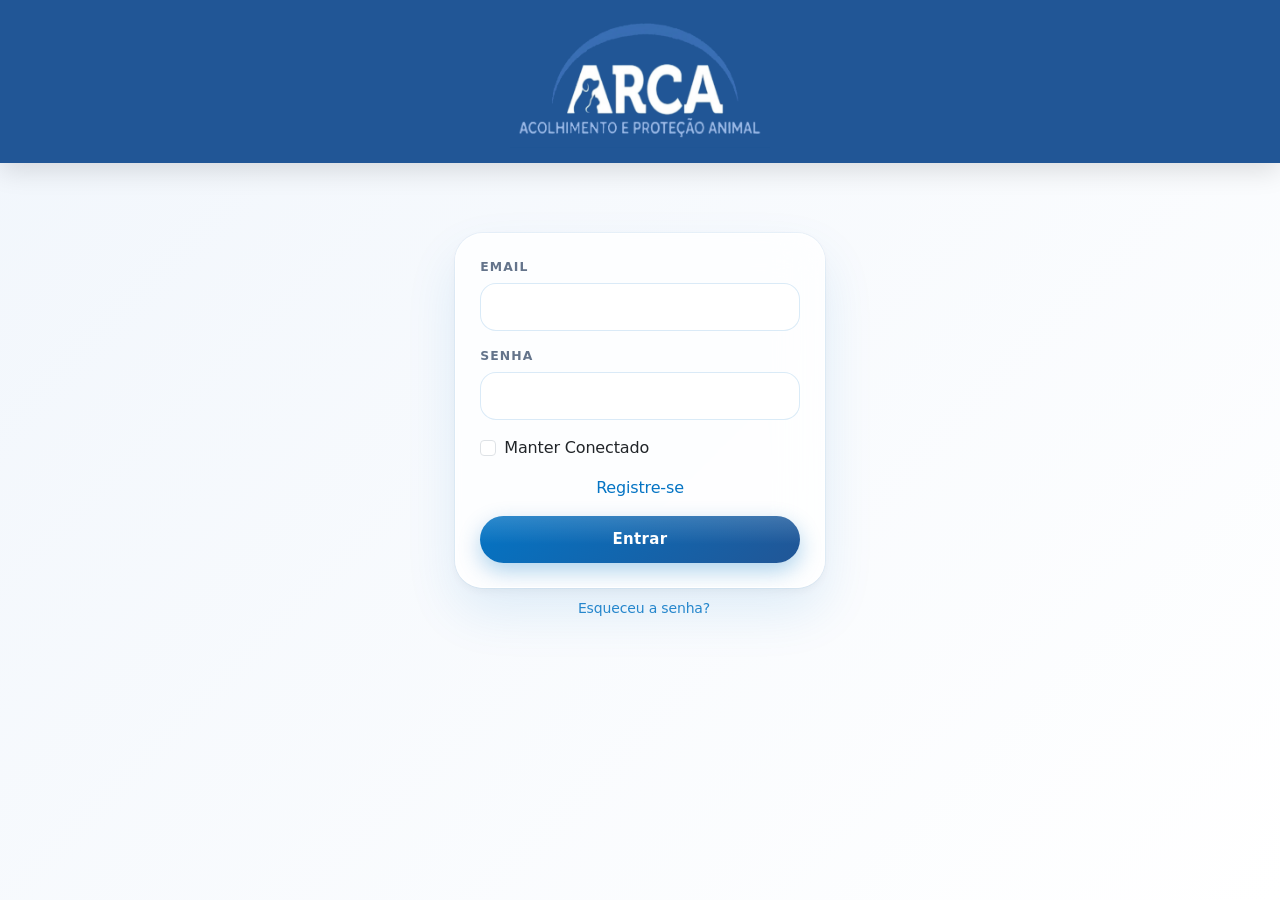
<file: index.html>
<!DOCTYPE html>
<html lang="pt-br">
<head>
    <meta charset="UTF-8">
    <meta name="viewport" content="width=device-width, initial-scale=1.0">
    <title>Projeto Arca - Login</title>
    <link href="https://cdn.jsdelivr.net/npm/bootstrap@5.3.8/dist/css/bootstrap.min.css" rel="stylesheet">
    <link rel="stylesheet" href="style.css">
</head>
<body>

    <!-- NAVBAR -->
    <nav class="navbar-arca">

        <div class="container navbar-wrapper">

            <!-- LOGO -->
            <a href="#" class="logo-center">

                <img src="./Imagens/Logos/logo-arca.png" alt="Logo Arca" class="logo-arca">

            </a>

    </nav>

    <!-- CONTEÚDO DE LOGIN -->
    <section class="login-section">
        <div class="container d-flex align-items-center justify-content-center p-3">
            <div class="col-10 col-sm-8 col-md-6 col-lg-4">
                <div class="card card-login p-4">
                    <form id="formulario" novalidate>
                        <div class="mb-3">
                            <label for="email" class="form-label">Email</label>
                            <input type="email" class="form-control" id="email" 
                                   data-error="Insira um e-mail válido." required>
                            <div class="invalid-feedback"></div>
                        </div>

                        <div class="mb-3">
                            <label for="password" class="form-label">Senha</label>
                            <input type="password" class="form-control" id="senha" 
                                   data-error="A senha é obrigatória." required>
                            <div class="invalid-feedback"></div>
                        </div>

                        <div class="mb-3 form-check">
                            <input type="checkbox" class="form-check-input" id="manterConectado">
                            <label class="form-check-label" for="manterConectado">Manter Conectado</label>
                        </div>

                        <div class="mb-3 text-center">
                            <a href="cadastro.html">Registre-se</a>
                        </div>

                        <button type="submit" class="btn btn-primary w-100">Entrar</button>
                    </form>
                </div>
                <div class="ms-2 mt-1 esqueceu-senha">
                    <a href="redefinirsenha.html">Esqueceu a senha?</a>
                </div>
            </div>
        </div>
    </section>

    <script src="https://cdn.jsdelivr.net/npm/bootstrap@5.3.8/dist/js/bootstrap.bundle.min.js"></script>
    <script src="./script.js"></script>
</body>
</html>
</file>
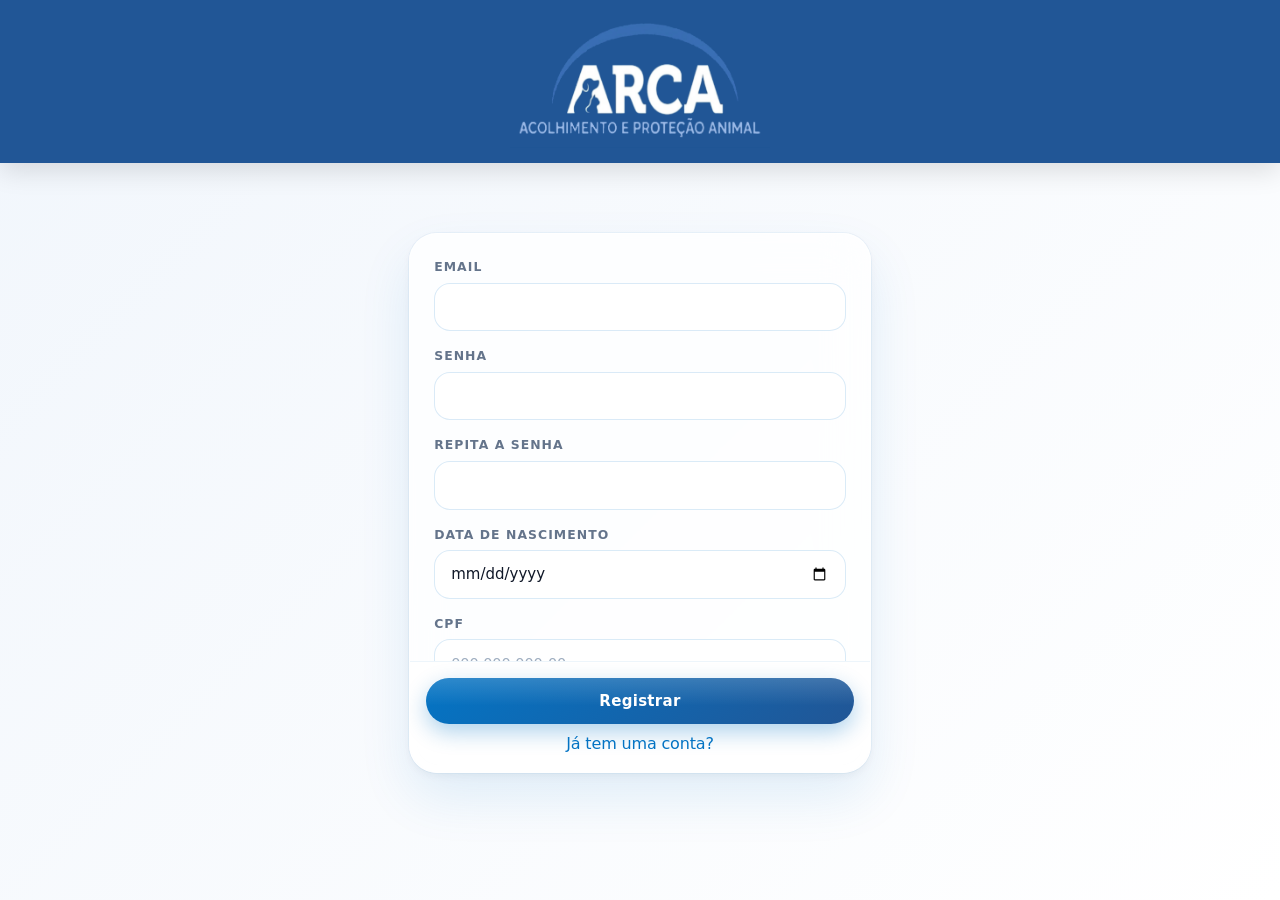
<file: cadastro.html>
<!DOCTYPE html>
<html lang="pt-br">

<head>
    <meta charset="UTF-8">
    <meta name="viewport" content="width=device-width, initial-scale=1.0">
    <title>Projeto Arca - Cadastro</title>
    <link href="https://cdn.jsdelivr.net/npm/bootstrap@5.3.8/dist/css/bootstrap.min.css" rel="stylesheet">
    <link rel="stylesheet" href="style.css">
</head>

<body>

    <nav class="navbar-arca">

        <div class="container navbar-wrapper">

            <!-- LOGO -->
            <a href="#" class="logo-center">

                <img src="./Imagens/Logos/logo-arca.png" alt="Logo Arca" class="logo-arca">

            </a>

    </nav>

    <section class="login-section">
        <div class="container d-flex align-items-center justify-content-center p-3">
            <div class="col-12 col-sm-10 col-md-8 col-lg-5">

                <div class="card card-login d-flex flex-column overflow-hidden" style="height: 60vh;">

                    <!-- CONTEÚDO COM SCROLL-->
                    <div class="card-body form-scroll p-4">
                        <form id="formulario" novalidate action="index.html">

                            <!-- EMAIL -->
                            <div class="mb-3">
                                <label for="email" class="form-label">Email</label>
                                <input type="email" class="form-control" id="email"
                                    data-error="Insira um e-mail válido." required>
                                <div class="error-message invalid-feedback"></div>
                            </div>

                            <!-- SENHA -->
                            <div class="mb-3">
                                <label for="senha" class="form-label">Senha</label>
                                <input type="password" class="form-control" id="senha"
                                    data-error="A senha é obrigatória." required>
                                <div class="error-message invalid-feedback"></div>
                            </div>

                            <!-- REPETIR SENHA -->
                            <div class="mb-3">
                                <label for="confirmarSenha" class="form-label">Repita a senha</label>
                                <input type="password" class="form-control" id="confirmarSenha"
                                    data-error="As senhas devem ser iguais." required>
                                <div class="error-message invalid-feedback"></div>
                            </div>

                            <!-- DATA DE NASCIMENTO -->
                            <div class="mb-3">
                                <label for="dataNascimento" class="form-label">Data de nascimento</label>
                                <input type="date" class="form-control" id="dataNascimento" required>
                                <div class="error-message invalid-feedback"></div>
                            </div>

                            <!-- CPF -->
                            <div class="mb-3">
                                <label for="cpf" class="form-label">CPF</label>
                                <input type="text" class="form-control" id="cpf"
                                    placeholder="000.000.000-00" maxlength="14"
                                    inputmode="numeric" required>
                            </div>

                            <!-- RG -->
                            <div class="mb-3">
                                <label for="rg" class="form-label">RG</label>
                                <input type="text" class="form-control" id="rg"
                                    placeholder="00.000.000-0" required>
                            </div>

                            <!-- NIS -->
                            <div class="mb-3">
                                <label for="nis" class="form-label">NIS</label>
                                <input type="text" class="form-control" id="nis"
                                    inputmode="numeric" required>
                            </div>

                            <!-- CELULAR -->
                            <div class="mb-3">
                                <label for="celular" class="form-label">Celular</label>
                                <input type="tel" class="form-control" id="celular"
                                    placeholder="(00) 00000-0000" required>
                            </div>

                            <!-- CEP -->
                            <div class="mb-3">
                                <label for="cep" class="form-label">CEP</label>
                                <input type="text" class="form-control" id="cep"
                                    placeholder="00000-000" inputmode="numeric" required>
                            </div>

                            <!-- CIDADE -->
                            <div class="mb-3">
                                <label for="cidade" class="form-label">Cidade</label>
                                <input type="text" class="form-control" id="cidade" required>
                            </div>

                            <!-- ENDEREÇO -->
                            <div class="mb-3">
                                <label for="endereco" class="form-label">Endereço</label>
                                <input type="text" class="form-control" id="endereco" required>
                            </div>

                            <!-- TERMOS -->
                            <div class="mb-3 form-check">
                                <input type="checkbox" class="form-check-input" id="termos" required>
                                <label class="form-check-label" for="termos">
                                    Aceitar os termos <br>
                                    <a href="#">Termos de serviço</a>
                                </label>
                            </div>

                        </form>
                    </div>

                    <!-- RODAPÉ FIXO -->
                    <div class="card-footer bg-white p-3">
                        <button type="submit" form="formulario" class="btn btn-primary w-100">
                            Registrar
                        </button>

                        <div class="text-center mt-2">
                            <a href="index.html">Já tem uma conta?</a>
                        </div>
                    </div>

                </div>

            </div>
        </div>
    </section>

    <script src="https://cdn.jsdelivr.net/npm/bootstrap@5.3.8/dist/js/bootstrap.bundle.min.js"></script>
    <script src="./script.js"></script>
</body>

</html>
</file>
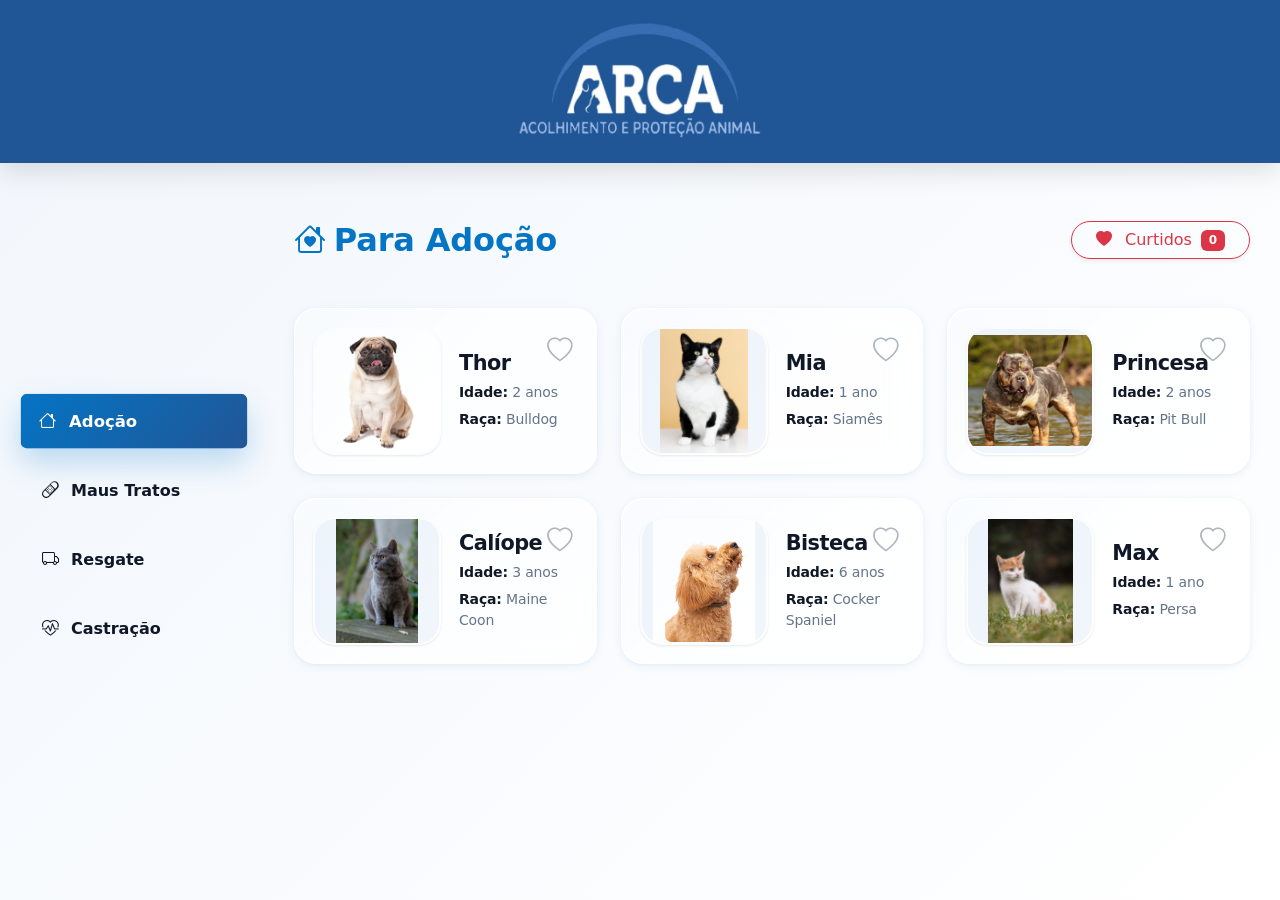
<file: menuadocao.html>
<!DOCTYPE html>
<html lang="pt-br">

<head>
    <meta charset="UTF-8">
    <meta name="viewport" content="width=device-width, initial-scale=1.0">
    <title>Projeto Arca</title>

    <link href="https://cdn.jsdelivr.net/npm/bootstrap@5.3.8/dist/css/bootstrap.min.css" rel="stylesheet">

    <link rel="stylesheet" href="https://cdn.jsdelivr.net/npm/bootstrap-icons@1.11.1/font/bootstrap-icons.css">

    <link rel="stylesheet" href="style.css">
</head>

<body>

    <nav class="navbar-arca">
        <div class="container navbar-wrapper">
            <a href="#" class="logo-center">
                <img src="./Imagens/Logos/logo-arca.png" alt="Logo Arca" class="logo-arca">
            </a>

            <button class="menu-toggle" type="button" data-bs-toggle="collapse" data-bs-target="#mobileMenu">
                <i class="bi bi-list"></i>
            </button>
        </div>
    </nav>

    <aside class="sidebar nav nav-pills flex-column">
        <button class="nav-link sidebar-link active" type="button" data-bs-toggle="tab" data-bs-target="#Adocao">
            <i class="bi bi-house"></i>
            Adoção
        </button>

        <button class="nav-link sidebar-link" type="button" data-bs-toggle="tab" data-bs-target="#MausTratos">
            <i class="bi bi-bandaid"></i>
            Maus Tratos
        </button>

        <button class="nav-link sidebar-link" type="button" data-bs-toggle="tab" data-bs-target="#resgate">
            <i class="bi bi-truck"></i>
            Resgate
        </button>

        <button class="nav-link sidebar-link" type="button" data-bs-toggle="tab" data-bs-target="#castracao">
            <i class="bi bi-heart-pulse"></i>
            Castração
        </button>
    </aside>

    <div class="collapse mobile-menu" id="mobileMenu">
        <div class="nav nav-pills flex-column gap-2">
            <button class="nav-link sidebar-link active" type="button" data-bs-toggle="tab" data-bs-target="#Adocao"
                data-bs-dismiss="collapse">
                <i class="bi bi-house"></i> Adoção
            </button>
            <button class="nav-link sidebar-link" type="button" data-bs-toggle="tab" data-bs-target="#MausTratos">
                <i class="bi bi-bandaid"></i> Maus-Tratos
            </button>
            <button class="nav-link sidebar-link" type="button" data-bs-toggle="tab" data-bs-target="#resgate">
                <i class="bi bi-truck"></i> Resgate
            </button>
            <button class="nav-link sidebar-link" type="button" data-bs-toggle="tab" data-bs-target="#castracao">
                <i class="bi bi-heart-pulse"></i> Castração
            </button>
        </div>
    </div>
    
    <main class="main-content">
        <div class="tab-content">
            
            <div class="tab-pane fade show active" id="Adocao">
                <section class="pets-list">
                    <div class="d-flex justify-content-between align-items-center mb-4 mt-2">
                        <h2 class="fw-bold text-primary mb-0"><i class="bi bi-house-heart me-2"></i>Para Adoção</h2>
                
                
                        <div class="dropdown">
                            <button class="btn btn-outline-danger rounded-pill px-4 shadow-sm" type="button"
                                id="btnFavoritos" data-bs-toggle="dropdown" aria-expanded="false">
                                <i class="bi bi-heart-fill me-2"></i> Curtidos
                                <span class="badge bg-danger ms-1" id="contadorFavoritos">0</span>
                            </button>
                            <ul class="dropdown-menu dropdown-menu-end shadow border-0" aria-labelledby="btnFavoritos"
                                id="listaFavoritos">
                                <li><span class="dropdown-item text-muted">Nenhum pet curtido ainda.</span></li>
                            </ul>
                        </div>
                    </div>
                    
                    <article class="pet-card-horizontal" data-species="Cachorro"
                        data-habits="Adora brincar de bolinha, correr na grama e é muito sociável com outros cães. Muito enérgico!"
                        data-story="Foi resgatado vagando pelas ruas de Itapuã após denúncias de moradores. Estava muito assustado, mas hoje é puro amor."
                        data-images='["./Imagens/animais/01.jpg", "https://images.unsplash.com/photo-1583511655857-d19b40a7a54e", "https://images.unsplash.com/photo-1543466835-00a7907e9de1"]'>
                        <button class="favorite-btn"><i class="bi bi-heart"></i></button>
                        <div class="pet-image"><img src="./Imagens/animais/01.jpg" alt="Thor"></div>
                        <div class="pet-info">
                            <h3>Thor</h3>
                            <p><strong>Idade:</strong> 2 anos</p>
                            <p><strong>Raça:</strong> Bulldog</p>
                        </div>
                    </article>

                    <article class="pet-card-horizontal" data-species="Gato"
                        data-habits="Dorme a maior parte do dia, ama caixas de papelão e é um pouco tímida com desconhecidos."
                        data-story="Foi encontrada presa no telhado de uma casa abandonada. Os bombeiros ajudaram no resgate."
                        data-images='["./Imagens/animais/02.png", "https://images.unsplash.com/photo-1514888286974-6c03e2ca1dba"]'>
                        <button class="favorite-btn"><i class="bi bi-heart"></i></button>
                        <div class="pet-image"><img src="./Imagens/animais/02.png" alt="Mia"></div>
                        <div class="pet-info">
                            <h3>Mia</h3>
                            <p><strong>Idade:</strong> 1 ano</p>
                            <p><strong>Raça:</strong> Siamês</p>
                        </div>
                    </article>

                    <article class="pet-card-horizontal" data-species="Cachorro"
                        data-habits="Super dócil, adora crianças e ama deitar no sofá recebendo carinho na barriga."
                        data-story="Resgatada de uma situação de maus-tratos extremos. Ela precisou de meses de reabilitação, mas nunca perdeu a doçura."
                        data-images='["./Imagens/animais/03.png", "./Imagens/animais/03-2.png"]'>
                        <button class="favorite-btn"><i class="bi bi-heart"></i></button>
                        <div class="pet-image"><img src="./Imagens/animais/03.png" alt="Princesa"></div>
                        <div class="pet-info">
                            <h3>Princesa</h3>
                            <p><strong>Idade:</strong> 2 anos</p>
                            <p><strong>Raça:</strong> Pit Bull</p>
                        </div>
                    </article>

                    <article class="pet-card-horizontal" data-species="Gato"
                        data-habits="Muito vocal, 'conversa' o tempo todo. Adora petiscos de sachê e brinquedos com penas."
                        data-story="Foi abandonada na porta de uma clínica veterinária em uma noite chuvosa, dentro de uma caixa."
                        data-images='["./Imagens/animais/04.png", "https://images.unsplash.com/photo-1513360371669-4adf3dd7dff8"]'>
                        <button class="favorite-btn"><i class="bi bi-heart"></i></button>
                        <div class="pet-image"><img src="./Imagens/animais/04.png" alt="Calíope"></div>
                        <div class="pet-info">
                            <h3>Calíope</h3>
                            <p><strong>Idade:</strong> 3 anos</p>
                            <p><strong>Raça:</strong> Maine Coon</p>
                        </div>
                    </article>

                    <article class="pet-card-horizontal" data-species="Cachorro"
                        data-habits="Calmo, adora passeios curtos e passa horas roendo ossinhos de nylon. Ideal para apartamento."
                        data-story="O antigo tutor faleceu e os familiares não puderam ficar com ele. Veio parar no abrigo muito triste, mas já está pronto para recomeçar."
                        data-images='["./Imagens/animais/05.png", "https://images.unsplash.com/photo-1537151608804-ea2d116961d7"]'>
                        <button class="favorite-btn"><i class="bi bi-heart"></i></button>
                        <div class="pet-image"><img src="./Imagens/animais/05.png" alt="Bisteca"></div>
                        <div class="pet-info">
                            <h3>Bisteca</h3>
                            <p><strong>Idade:</strong> 6 anos</p>
                            <p><strong>Raça:</strong> Cocker Spaniel</p>
                        </div>
                    </article>

                    <article class="pet-card-horizontal" data-species="Gato"
                        data-habits="Gosta de ficar observando o movimento pela janela, é muito independente mas aceita carinho no queixo."
                        data-story="Foi resgatado junto com seus irmãos debaixo de um viaduto movimentado. Foi o único que sobreviveu."
                        data-images='["./Imagens/animais/06.png", "https://images.unsplash.com/photo-1543852786-1cf6624b9987"]'>
                        <button class="favorite-btn"><i class="bi bi-heart"></i></button>
                        <div class="pet-image"><img src="./Imagens/animais/06.png" alt="Max"></div>
                        <div class="pet-info">
                            <h3>Max</h3>
                            <p><strong>Idade:</strong> 1 ano</p>
                            <p><strong>Raça:</strong> Persa</p>
                        </div>
                    </article>

                </section>
            </div>

            <div class="tab-pane fade" id="MausTratos">
                <div class="form-scrollable">
                    <div class="container py-4">
                        <div class="d-flex align-items-center mb-4">
                            <h2 class="fw-bold text-primary mb-0"><i class="bi bi-bandaid me-2"></i>Denunciar
                                Maus-Tratos</h2>
                        </div>

                        <div class="alert alert-warning border-0 shadow-sm" role="alert">
                            <i class="bi bi-exclamation-triangle-fill me-2 text-warning"></i>
                            <strong>Atenção:</strong> Maus-tratos a animais é crime (Lei nº 9.605/98). Se o animal
                            estiver em risco iminente de morte ou a agressão estiver acontecendo agora, ligue
                            imediatamente para a polícia (190).
                        </div>

                        <div class="card shadow-sm border-0 rounded-4">
                            <div class="card-body p-4 p-md-5">
                                <p class="text-muted mb-4">Sua denúncia é fundamental para salvarmos vidas. Preencha o
                                    máximo de informações possíveis. Você pode optar por manter o anonimato.</p>

                                <form action="#" method="POST">
                                    <div class="mb-4">
                                        <label for="descricaoCrime" class="form-label fw-medium">Descreva a situação
                                            detalhadamente <span class="text-danger">*</span></label>
                                        <textarea class="form-control bg-light" id="descricaoCrime" rows="4"
                                            placeholder="O que está acontecendo com o animal? Há quanto tempo essa situação ocorre? Descreva o estado do animal."
                                            required></textarea>
                                    </div>

                                    <div class="row g-3 mb-4">
                                        <div class="col-md-7">
                                            <label for="enderecoCrime" class="form-label fw-medium">Endereço da
                                                ocorrência <span class="text-danger">*</span></label>
                                            <input type="text" class="form-control bg-light" id="enderecoCrime"
                                                placeholder="Rua, Número, Bairro, CEP" required>
                                        </div>
                                        <div class="col-md-5">
                                            <label for="referenciaCrime" class="form-label fw-medium">Ponto de
                                                Referência</label>
                                            <input type="text" class="form-control bg-light" id="referenciaCrime"
                                                placeholder="Ex: Próximo ao supermercado...">
                                        </div>
                                    </div>

                                    <div class="mb-4">
                                        <label for="evidenciasCrime" class="form-label fw-medium">Anexar Provas (Fotos
                                            ou Vídeos)</label>
                                        <input class="form-control bg-light" type="file" id="evidenciasCrime" multiple
                                            accept="image/*,video/*">
                                        <div class="form-text">Envie imagens nítidas do animal e, se possível, do
                                            agressor ou do local.</div>
                                    </div>

                                    <div class="form-check form-switch mb-4 mt-2">
                                        <input class="form-check-input" type="checkbox" role="switch"
                                            id="denunciaAnonima" checked>
                                        <label class="form-check-label fw-medium" for="denunciaAnonima">Quero que minha
                                            denúncia seja anônima</label>
                                    </div>

                                    <div class="d-grid gap-2 d-md-flex justify-content-md-end">
                                        <button type="submit"
                                            class="btn btn-primary px-5 py-2 fw-bold rounded-pill shadow-sm">
                                            <i class="bi bi-send me-2"></i> Enviar Denúncia
                                        </button>
                                    </div>
                                </form>
                            </div>
                        </div>
                    </div>
                </div>
            </div>

            <div class="tab-pane fade" id="resgate">
                <div class="form-scrollable">
                    <div class="container py-4">
                        <div class="d-flex align-items-center mb-4">
                            <h2 class="fw-bold text-primary mb-0"><i class="bi bi-truck me-2"></i>Solicitar Resgate</h2>
                        </div>

                        <p class="text-secondary mb-4 fs-5">Encontrou um animal ferido, doente ou em situação de
                            abandono extremo? Nossa equipe pode ajudar. Preencha os dados abaixo para acionar nosso time
                            de resgate.</p>

                        <div class="card shadow-sm border-0 rounded-4">
                            <div class="card-body p-4 p-md-5">
                                <form action="#" method="POST">
                                    <h5 class="fw-bold text-dark mb-3"><i
                                            class="bi bi-info-circle text-primary me-2"></i>Sobre o Animal</h5>
                                    <div class="row g-3 mb-4">
                                        <div class="col-md-6">
                                            <label for="especieResgate" class="form-label fw-medium">Espécie <span
                                                    class="text-danger">*</span></label>
                                            <select class="form-select bg-light" id="especieResgate" required>
                                                <option value="" selected disabled>Selecione...</option>
                                                <option value="Cachorro">Cachorro</option>
                                                <option value="Gato">Gato</option>
                                                <option value="Silvestre">Animal Silvestre</option>
                                                <option value="Outro">Outro (especificar na descrição)</option>
                                            </select>
                                        </div>
                                        <div class="col-md-6">
                                            <label for="urgenciaResgate" class="form-label fw-medium">Grau de Urgência
                                                <span class="text-danger">*</span></label>
                                            <select class="form-select bg-light" id="urgenciaResgate" required>
                                                <option value="" selected disabled>Avalie a situação...</option>
                                                <option value="Baixa">Baixa - Animal aparentemente saudável, vagando
                                                </option>
                                                <option value="Media">Média - Animal magro, assustado ou com ferimento
                                                    leve</option>
                                                <option value="Alta">Alta - Atropelado, sangrando ou risco iminente de
                                                    morte</option>
                                            </select>
                                        </div>
                                    </div>

                                    <div class="mb-4">
                                        <label for="condicaoAnimal" class="form-label fw-medium">Condição do animal e
                                            detalhes <span class="text-danger">*</span></label>
                                        <textarea class="form-control bg-light" id="condicaoAnimal" rows="3"
                                            placeholder="Descreva a pelagem, tamanho, comportamento (agressivo/dócil) e o ferimento, se houver..."
                                            required></textarea>
                                    </div>

                                    <hr class="my-4 text-muted">

                                    <h5 class="fw-bold text-dark mb-3"><i
                                            class="bi bi-geo-alt text-primary me-2"></i>Localização e Contato</h5>
                                    <div class="row g-3 mb-4">
                                        <div class="col-md-8">
                                            <label for="enderecoResgate" class="form-label fw-medium">Endereço Exato ou
                                                Coordenadas <span class="text-danger">*</span></label>
                                            <input type="text" class="form-control bg-light" id="enderecoResgate"
                                                placeholder="Onde o animal está agora?" required>
                                        </div>
                                        <div class="col-md-4">
                                            <label for="telefoneSolicitante" class="form-label fw-medium">Seu WhatsApp
                                                (para contato) <span class="text-danger">*</span></label>
                                            <input type="tel" class="form-control bg-light" id="telefoneSolicitante"
                                                placeholder="(00) 00000-0000" required>
                                        </div>
                                    </div>

                                    <div class="alert alert-info border-0 bg-light text-secondary mb-4">
                                        <i class="bi bi-clock-history me-2"></i> Nossa equipe é voluntária e os resgates
                                        dependem da disponibilidade de vagas nos lares temporários e viaturas.
                                        Entraremos em contato o mais rápido possível.
                                    </div>

                                    <div class="d-grid gap-2 d-md-flex justify-content-md-end">
                                        <button type="submit"
                                            class="btn btn-primary px-5 py-2 fw-bold rounded-pill shadow-sm">
                                            <i class="bi bi-life-preserver me-2"></i> Solicitar Resgate
                                        </button>
                                    </div>
                                </form>
                            </div>
                        </div>
                    </div>
                </div>
            </div>

            <!-- Aba Castração -->
            <div class="tab-pane fade" id="castracao">
                <div class="form-scrollable">
                    <div class="container py-4">
                        <div class="d-flex align-items-center mb-4">
                            <h2 class="fw-bold text-primary mb-0"><i class="bi bi-heart-pulse me-2"></i>Solicitação de
                                Castração</h2>
                        </div>

                        <p class="text-secondary mb-4 fs-5">Preencha o formulário abaixo para registrar o interesse na
                            castração do seu pet.</p>

                        <div class="card shadow-sm border-0 rounded-4">
                            <div class="card-body p-4 p-md-5">
                                <form action="#" method="POST">
                                    <div class="row g-4">

                                        <!-- Coluna: Dados do Tutor -->
                                        <div class="col-md-6">
                                            <div class="p-4 border rounded-4 bg-light h-100 shadow-sm">
                                                <h4 class="fw-bold text-dark text-center mb-4">Dados do Tutor</h4>

                                                <div class="mb-3">
                                                    <label for="nomeTutor" class="form-label fw-medium">Nome
                                                        Completo</label>
                                                    <input type="text" class="form-control" id="nomeTutor" required>
                                                </div>

                                                <div class="mb-3">
                                                    <label for="telefoneTutor" class="form-label fw-medium">Telefone
                                                        :</label>
                                                    <input type="tel" class="form-control" id="telefoneTutor" required>
                                                </div>

                                                <div class="mb-3">
                                                    <label for="emailTutor" class="form-label fw-medium">Email</label>
                                                    <input type="email" class="form-control" id="emailTutor" required>
                                                </div>

                                                <div class="mb-3">
                                                    <label for="comprovanteResidencia"
                                                        class="form-label fw-medium">Comprovante de Residencia</label>
                                                    <input class="form-control" type="file" id="comprovanteResidencia"
                                                        required>
                                                </div>
                                            </div>
                                        </div>


                                        <div class="col-md-6">
                                            <div class="p-4 border rounded-4 bg-light h-100 shadow-sm">
                                                <h4 class="fw-bold text-dark text-center mb-4">Dados do Animal</h4>

                                                <div class="mb-3">
                                                    <label for="nomeAnimal" class="form-label fw-medium">Nome:</label>
                                                    <input type="text" class="form-control" id="nomeAnimal" required>
                                                </div>

                                                <div class="mb-3">
                                                    <label for="especieAnimal" class="form-label fw-medium">Espécie
                                                        (cachorro ou gato):</label>
                                                    <select class="form-select" id="especieAnimal" required>
                                                        <option value="" selected disabled>Selecione...</option>
                                                        <option value="Cachorro">Cachorro</option>
                                                        <option value="Gato">Gato</option>
                                                    </select>
                                                </div>

                                                <div class="mb-3">
                                                    <label for="sexoAnimal" class="form-label fw-medium">Sexo (masculino
                                                        ou feminino):</label>
                                                    <select class="form-select" id="sexoAnimal" required>
                                                        <option value="" selected disabled>Selecione...</option>
                                                        <option value="Masculino">Masculino</option>
                                                        <option value="Feminino">Feminino</option>
                                                    </select>
                                                </div>

                                                <div class="mb-3">
                                                    <label for="idadeAnimal" class="form-label fw-medium">Idade do
                                                        Animal:</label>
                                                    <input type="text" class="form-control" id="idadeAnimal" required>
                                                </div>

                                                <div class="mb-3">
                                                    <label for="fotoAnimal" class="form-label fw-medium">Foto do
                                                        Animal:</label>
                                                    <input class="form-control" type="file" id="fotoAnimal"
                                                        accept="image/*" required>
                                                </div>

                                                <div class="mb-3">
                                                    <label for="observacaoAnimal"
                                                        class="form-label fw-medium">Observação</label>
                                                    <textarea class="form-control" id="observacaoAnimal"
                                                        rows="2"></textarea>
                                                </div>
                                            </div>
                                        </div>
                                    </div>


                                    <div class="d-flex justify-content-center mt-5">
                                        <button type="submit" class="btn btn-primary px-5 py-2 fw-bold shadow-sm"
                                            style="min-width: 200px; border-radius: 8px;">
                                            Enviar
                                        </button>
                                    </div>
                                </form>
                            </div>
                        </div>
                    </div>
                </div>
            </div>

        </div>
    </main>

    <div class="modal fade" id="petModal" tabindex="-1" aria-hidden="true">
        <div class="modal-dialog modal-dialog-centered modal-lg">
            <div class="modal-content border-0 shadow-lg" style="border-radius: 20px; overflow: hidden;">

                <div id="petCarousel" class="carousel slide" data-bs-ride="carousel">
                    <div class="carousel-inner" id="carouselImagesContainer">
                    </div>
                    <button class="carousel-control-prev" type="button" data-bs-target="#petCarousel"
                        data-bs-slide="prev">
                        <span class="carousel-control-prev-icon bg-dark rounded-circle p-3" aria-hidden="true"></span>
                    </button>
                    <button class="carousel-control-next" type="button" data-bs-target="#petCarousel"
                        data-bs-slide="next">
                        <span class="carousel-control-next-icon bg-dark rounded-circle p-3" aria-hidden="true"></span>
                    </button>
                </div>

                <div class="modal-body p-4 p-md-5 bg-white position-relative">

                    <div class="d-flex justify-content-between align-items-center mb-3">
                        <h2 id="modalPetName" class="fw-bold mb-0 text-dark"></h2>
                        <span id="modalPetSpecies"
                            class="badge bg-primary rounded-pill px-3 py-2 fs-6 shadow-sm"></span>
                    </div>

                    <div class="d-flex gap-4 mb-4 text-secondary fw-medium border-bottom pb-3">
                        <div class="d-flex align-items-center gap-2">
                            <i class="bi bi-calendar3 text-primary fs-5"></i>
                            <span id="modalPetAge"></span>
                        </div>
                        <div class="d-flex align-items-center gap-2">
                            <i class="bi bi-tag text-primary fs-5"></i>
                            <span id="modalPetBreed"></span>
                        </div>
                    </div>

                    <h5 class="fw-bold text-dark"><i class="bi bi-controller text-primary me-2"></i> Hábitos</h5>
                    <p id="modalPetHabits" class="text-secondary mb-4 lh-lg"></p>

                    <h5 class="fw-bold text-dark"><i class="bi bi-truck text-primary me-2"></i> Como foi resgatado?</h5>
                    <p id="modalPetStory" class="text-secondary mb-4 lh-lg"></p>

                    <div class="d-grid mt-4">
                        <button type="button"
                            class="btn btn-primary btn-lg rounded-pill fw-bold shadow-sm p-3 btn-adocao">
                            <i class="bi bi-house-heart me-2"></i> Quero dar um lar!
                        </button>
                    </div>
                </div>

                <button type="button"
                    class="btn-close position-absolute top-0 end-0 m-3 bg-white p-2 shadow-sm rounded-circle z-3"
                    data-bs-dismiss="modal" aria-label="Fechar"></button>
            </div>
        </div>
    </div>

    <script src="https://cdn.jsdelivr.net/npm/bootstrap@5.3.8/dist/js/bootstrap.bundle.min.js"></script>
    <script src="script.js"></script>
</body>

</html>
</file>
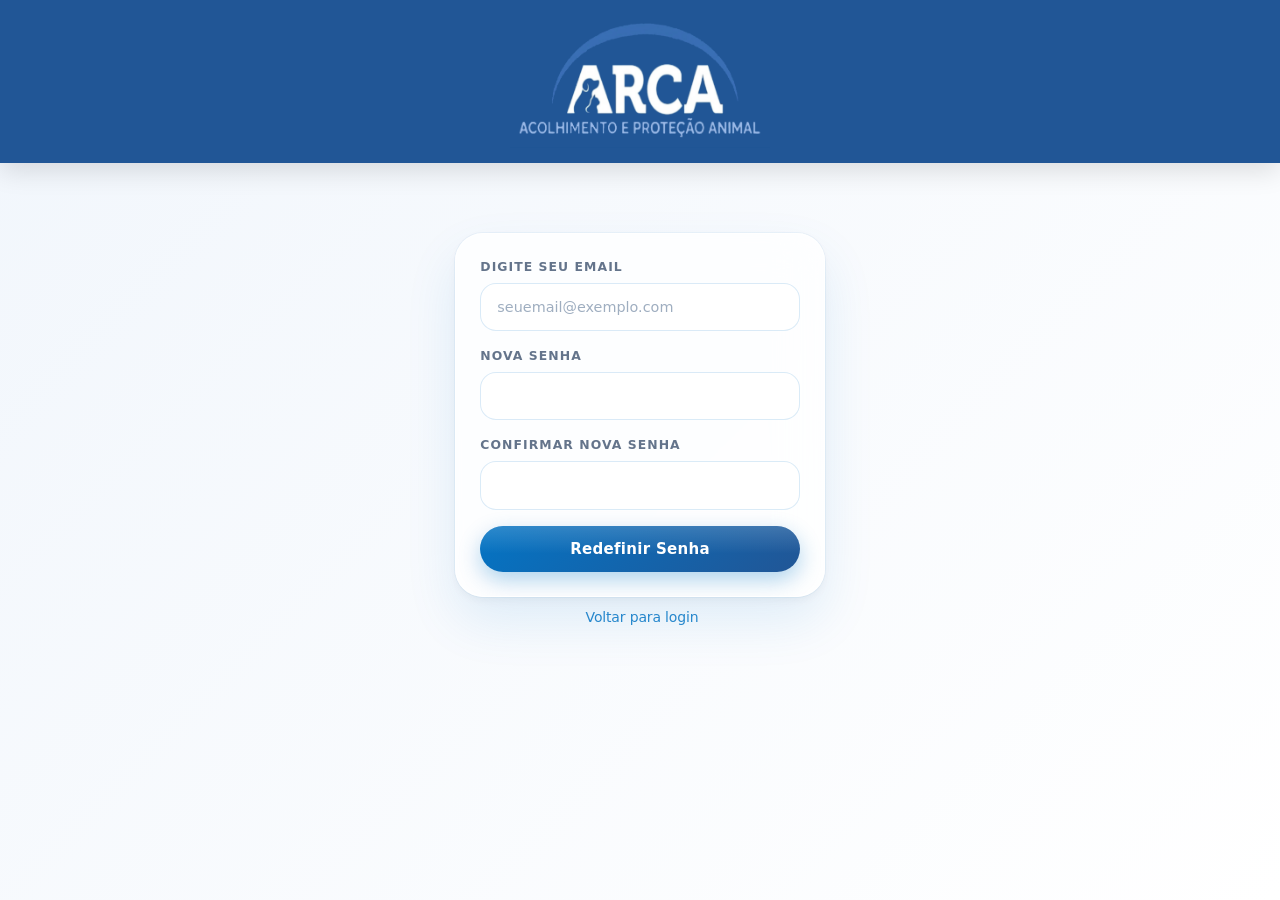
<file: redefinirsenha.html>
<!DOCTYPE html>
<html lang="pt-br">
<head>
    <meta charset="UTF-8">
    <meta name="viewport" content="width=device-width, initial-scale=1.0">
    <title>Projeto Arca - Redefinir Senha</title>
   
    <link href="https://cdn.jsdelivr.net/npm/bootstrap@5.3.8/dist/css/bootstrap.min.css" rel="stylesheet">
    <link rel="stylesheet" href="style.css">
</head>
<body>

    <nav class="navbar-arca">

        <div class="container navbar-wrapper">

            <!-- LOGO -->
            <a href="#" class="logo-center">

                <img src="./Imagens/Logos/logo-arca.png" alt="Logo Arca" class="logo-arca">

            </a>

    </nav>

    <section class="login-section">
        <div class="container d-flex align-items-center justify-content-center p-3">
            <div class="col-10 col-sm-8 col-md-6 col-lg-4">
                <div class="card card-login p-4">
                    <form id="formulario" novalidate action="index.html">
                        <div class="mb-3">
                            <label for="email" class="form-label">Digite seu email</label>
                            <input type="email" class="form-control" id="email" placeholder="seuemail@exemplo.com" required>
                            <div class="invalid-feedback"></div>
                        </div>

                        <div class="mb-3">
                            <label for="novaSenha" class="form-label">Nova senha</label>
                            <input type="password" class="form-control" id="novaSenha" required>
                            <div class="invalid-feedback"></div>
                        </div>

                        <div class="mb-3">
                            <label for="confirmarSenha" class="form-label">Confirmar nova senha</label>
                            <input type="password" class="form-control" id="confirmarSenha" required>
                            <div class="invalid-feedback"></div>
                        </div>

                        <button type="submit" class="btn btn-primary w-100">Redefinir Senha</button>
                    </form>
                </div>
                <div class="mt-1 ms-1 esqueceu-senha">
                    <a href="index.html">Voltar para login</a>
                </div>
            </div>
        </div>
    </section>

    <script src="https://cdn.jsdelivr.net/npm/bootstrap@5.3.8/dist/js/bootstrap.bundle.min.js"></script>
    <script src="./script.js"></script>
</body>
</html>
</file>
<file: style.css>
/*==========================================================================
   1. VARIÁVEIS
==========================================================================*/

:root {
    /* Cores */
    --primary:         #0474C4;
    --primary-dark:    #215696;
    --secondary:       #5379AE;
    --light-blue:      #B4CCEC;
    --bg-light:        #F1F6FC;
    --bg-dark:         #18203A;
    --text-dark:       #101828;
    --text-muted:      #64748B;
    --accent:          #F2A65A;
    --accent-hover:    #D98C46;
    --error:           #E63946;
    --success:         #10B981;

    /* ── Bootstrap override ── */
    --bs-primary:      #0474C4;
    --bs-primary-rgb:  4, 116, 196;
 
    /* ── Glass ── */
    --glass:           rgba(255, 255, 255, 0.78);
    --glass-border:    rgba(255, 255, 255, 0.65);
    --glass-blur:      blur(22px) saturate(1.5);
 
    /* ── Sombras ── */
    --shadow-xs: 0 1px 3px rgba(0,0,0,0.06), 0 1px 2px rgba(0,0,0,0.04);
    --shadow-sm: 0 2px 10px rgba(4,116,196,0.08), 0 1px 4px rgba(0,0,0,0.04);
    --shadow-md: 0 8px 28px rgba(4,116,196,0.12), 0 3px 8px rgba(0,0,0,0.06);
    --shadow-lg: 0 20px 52px rgba(4,116,196,0.15), 0 8px 18px rgba(0,0,0,0.08);
    --shadow-btn:0 8px 22px rgba(4,116,196,0.32);
    --shadow-btn-hover: 0 14px 34px rgba(4,116,196,0.42);
 
    /* ── Raios ── */
    --r-xs:   8px;
    --r-sm:   12px;
    --r-md:   16px;
    --r-lg:   22px;
    --r-xl:   28px;
    --r-pill: 999px;
 
    /* ── Easing ── */
    --ease:        cubic-bezier(0.25, 0.46, 0.45, 0.94);
    --ease-spring: cubic-bezier(0.34, 1.56, 0.64, 1);
    --ease-out:    cubic-bezier(0.0, 0.0, 0.2, 1);
 
    /* ── Fonte ── */
    --font-family-base: 'Outfit', 'Segoe UI', system-ui, sans-serif;
 
    /* ── Tamanhos ── */
    --font-size-icon:   1.05rem;
    --font-size-toggle: 1.6rem;
    --font-size-input:  0.9375rem;
 
    /* ── Layout ── */
    --navbar-h: 82px;
}

/*==========================================================================
   2. BODY
==========================================================================*/

body {
    background: linear-gradient(
        135deg,
        var(--bg-light),
        #ffffff
    );

    background-attachment: fixed;
    min-height: 100vh;
    margin: 0;
    font-family: var(--font-family-base);
    color: var(--text-dark);
    overflow-x: hidden;
    overflow-y: auto;
    letter-spacing: -0.01em;
    -webkit-font-smoothing: antialiased;
    -moz-osx-font-smoothing: grayscale;
}

/*==========================================================================
   3. LINKS
==========================================================================*/

a {
    color: var(--primary);
    text-decoration: none;
    font-weight: 500;
    transition: color .22s var(--ease);
}
 
a:hover { color: var(--primary-dark); }

/*==========================================================================
   4. NAVBAR
==========================================================================*/

.navbar-arca {

    min-height: 90px;
    height: auto;
    padding: 15px 0;

    background: var(--primary-dark);

    position: sticky;

    top: 0;

    z-index: 1100;

    box-shadow:
        0 8px 25px rgba(0,0,0,.12);

    transition:
        height .45s ease;
}

.navbar-wrapper {

    height: 100%;

    display: flex;

    align-items: center;

    justify-content: center;

    position: relative;
}

/*==========================================================================
   5. LOGO
==========================================================================*/

.logo-arca {

    width: 260px;

    transition:
        transform .3s ease;
}

.logo-arca:hover {

    transform: scale(1.03);
}

/*==========================================================================
   6. MENU LAYOUT
==========================================================================*/

.menu-layout {

    position: relative;
}

/*==========================================================================
   7. BOTÃO ATIVO
==========================================================================*/

.active-slot {
    position: fixed;
    top: var(--navbar-h);
    left: 24px;
    width: 224px;
    z-index: 1200;
}
 
.active-slot::before {
    content: "";
    position: absolute;
    top: -28px;
    left: 0;
    width: 100%;
    height: 28px;
    background: linear-gradient(135deg, var(--bg-dark) 0%, #243158 100%);
    border-radius: 0 0 20px 20px;
    animation: navbarExpand .5s var(--ease);
}
 
@keyframes navbarExpand {
    from { opacity: 0; transform: translateY(-10px); }
    to   { opacity: 1; transform: translateY(0); }
}

/*==========================================================================
   8. SIDEBAR
==========================================================================*/

.sidebar {
    width: 220px;
    position: fixed;
    left: 24px;
    top: calc(150px + (100vh - 150px) / 2);
    transform: translateY(-50%);
    display: flex;
    flex-direction: column;
    gap: 16px;
    background: transparent;
    border: none;
    box-shadow: none;
    transition: all .45s ease;
}

/*==========================================================================
   9. BOTÕES MENU
==========================================================================*/

.sidebar-link {

    border: none;

    background: transparent;

    color: var(--text-dark);

    font-weight: 600;

    border-radius: 18px;

    padding: 14px 18px;

    display: flex;

    align-items: center;

    gap: 12px;

    position: relative;

    overflow: hidden;

    transition:
        transform .45s ease,
        opacity .3s ease,
        background .3s ease,
        box-shadow .3s ease;
}

.sidebar-link i {

    font-size: var(--font-size-icon);
}

.sidebar-link:hover {

    background:
        rgba(4,116,196,.08);

    color:
        var(--primary);

    transform:
        translateX(4px);
}

.sidebar-link.active {

    background:
        linear-gradient(
            135deg,
            var(--primary),
            var(--primary-dark)
        );

    color: white;

    transform: scale(1.03);

    box-shadow:
        0 14px 30px rgba(4,116,196,.24);
}

/*==========================================================================
   10. BOTÃO ATIVO DENTRO DA NAVBAR
==========================================================================*/

.active-slot .sidebar-link {
    width: 100%;
    color: #fff;
    border-color: transparent;
    border-radius: var(--r-xl);
    box-shadow: 0 20px 42px rgba(0,0,0,0.24);
}
 
.active-slot .sidebar-link::before { opacity: 1; }

/*==========================================================================
   11. CONTEÚDO
==========================================================================*/
.main-content {
    margin-left: 264px;
    padding: 30px;
    width: calc(100% - 264px);
}

@media (max-width: 991px) {

    .main-content {
        margin-left: 0;
        width: 100%;
        padding: 20px;
    }

}

/*==========================================================================
   12. HAMBURGER
==========================================================================*/

.menu-toggle {
    display: none;
    position: absolute;
    right: 20px;
    top: 50%;
    transform: translateY(-50%);

    width: 48px;
    height: 48px;

    border: none;
    border-radius: 12px;

    background: rgba(255,255,255,.15);
    color: white;

    font-size: 1.8rem;
    z-index: 1200;

    justify-content: center;
    align-items: center;
}
 
.menu-toggle:hover {
    background: rgba(255,255,255,0.18);
    border-color: rgba(255,255,255,0.28);
}
/*==========================================================================
   13. MENU MOBILE
==========================================================================*/

.mobile-menu {
    position: relative;
    z-index: 1201;
    background: rgba(255,255,255,0.96);
    backdrop-filter: blur(24px);
    padding: 16px;
    box-shadow: 0 12px 40px rgba(0,0,0,0.12);
    border-bottom: 1px solid rgba(4,116,196,0.08);
}
 
.mobile-menu .nav-link { width: 100%; justify-content: center; }

/*==========================================================================
   14. LOGIN
==========================================================================*/

.login-section { padding-top: 6vh; }
 
.card-login {
    background: var(--glass);
    backdrop-filter: var(--glass-blur);
    -webkit-backdrop-filter: var(--glass-blur);
    border: 1px solid var(--glass-border);
    border-radius: var(--r-xl);
    box-shadow:
        0 0 0 1px rgba(4,116,196,0.05),
        0 4px 8px  rgba(0,0,0,0.04),
        0 24px 52px rgba(4,116,196,0.11);
    animation: fadeSlideUp .5s var(--ease) both;
    transition: transform .3s var(--ease), box-shadow .3s var(--ease);
    overflow: hidden;
}
 
.card-login:hover {
    transform: translateY(-3px);
    box-shadow:
        0 0 0 1px rgba(4,116,196,0.08),
        0 8px 18px  rgba(0,0,0,0.06),
        0 36px 64px rgba(4,116,196,0.14);
}
 
.card-login .form-label {
    font-weight: 600;
    font-size: 0.775rem;
    text-transform: uppercase;
    letter-spacing: 0.085em;
    color: var(--text-muted);
    margin-bottom: 6px;
    display: block;
}
 
.card-footer {
    background: rgba(255,255,255,0.92) !important;
    border-top: 1px solid rgba(4,116,196,0.07) !important;
    backdrop-filter: blur(10px);
}
 
@keyframes fadeSlideUp {
    from { opacity: 0; transform: translateY(18px); }
    to   { opacity: 1; transform: translateY(0); }
}
 
/* Link abaixo do card (esqueceu senha, voltar) */
.esqueceu-senha {
    text-align: center;
    margin-top: 10px !important;
    font-size: 0.875rem;
    opacity: 0.85;
    transition: opacity .2s ease;
}
 
.esqueceu-senha:hover { opacity: 1; }

/*==========================================================================
   15. BOTÕES
==========================================================================*/
.btn-primary {
    background: linear-gradient(135deg, var(--primary) 0%, var(--primary-dark) 100%);
    border: none;
    border-radius: var(--r-pill);
    padding: 12px 26px;
    font-family: var(--font-family-base);
    font-weight: 700;
    font-size: 0.9375rem;
    letter-spacing: 0.02em;
    box-shadow: var(--shadow-btn);
    position: relative;
    overflow: hidden;
    transition:
        transform  .3s var(--ease-spring),
        box-shadow .28s ease,
        filter     .2s ease;
}
 
/* Shimmer highlight */
.btn-primary::after {
    content: '';
    position: absolute;
    inset: 0;
    background: linear-gradient(to bottom, rgba(255,255,255,0.16) 0%, transparent 60%);
    border-radius: inherit;
    pointer-events: none;
}
 
.btn-primary:hover {
    transform: translateY(-2px) scale(1.015);
    box-shadow: var(--shadow-btn-hover);
    filter: brightness(1.06);
}
 
.btn-primary:active {
    transform: translateY(0) scale(0.98);
    box-shadow: var(--shadow-md);
}
 

/*==========================================================================
   16. INPUTS
==========================================================================*/

.form-control {
    border: 1.5px solid rgba(4,116,196,0.14);
    border-radius: var(--r-md);
    padding: 12px 16px;
    background-color: rgba(255,255,255,0.88);
    font-size: var(--font-size-input);
    font-family: var(--font-family-base);
    color: var(--text-dark);
    transition:
        border-color .22s ease,
        box-shadow   .22s ease,
        background   .2s  ease;
}
 
.form-control:hover {
    border-color: rgba(4,116,196,0.28);
    background: rgba(255,255,255,0.96);
}
 
.form-control:focus {
    border-color: var(--primary);
    box-shadow: 0 0 0 4px rgba(4,116,196,0.13);
    background: #ffffff;
    outline: none;
}
 
.form-control::placeholder {
    color: #9faec0;
    font-size: 0.9rem;
}
 
.form-select {
    border: 1.5px solid rgba(4,116,196,0.14);
    border-radius: var(--r-md);
    font-family: var(--font-family-base);
    font-size: var(--font-size-input);
    background-color: rgba(255,255,255,0.88);
    transition: border-color .22s ease, box-shadow .22s ease;
}
 
.form-select:focus {
    border-color: var(--primary);
    box-shadow: 0 0 0 4px rgba(4,116,196,0.13);
}
 
.form-scroll {
    flex: 1;
    overflow-y: auto;
    min-height: 0;
    padding-right: 6px;
}
 

/*==========================================================================
LISTA DE PETS
==========================================================================*/

.pets-list {
    
    display: grid;
    
    grid-template-columns: repeat(3, 1fr);
    
    gap: 24px;
    
    padding: 20px 0;
}
.pets-list > .d-flex {
    grid-column: 1 / -1;
}
/*==========================================================================
CARD HORIZONTAL
==========================================================================*/

.pet-card-horizontal {
    position: relative;
    display: flex;
    align-items: center;
    gap: 18px;
    padding: 18px;
    border-radius: var(--r-lg);
    background: var(--glass);
    backdrop-filter: blur(18px) saturate(1.3);
    -webkit-backdrop-filter: blur(18px) saturate(1.3);
    border: 1px solid rgba(255,255,255,0.72);
    box-shadow: var(--shadow-sm);
    transition:
        transform .38s var(--ease-spring),
        box-shadow .3s ease,
        border-color .25s ease;
    cursor: pointer;
    overflow: hidden;
}
@media (max-width: 992px) {

    .pets-list {
        grid-template-columns: repeat(2, 1fr);
    }

}
@media (max-width: 768px) {

    .pets-list {
        grid-template-columns: 1fr;
        gap: 16px;
    }

    .pet-card-horizontal {
        flex-direction: column;
        text-align: center;
        padding: 20px;
    }

    .pet-image {
        width: 120px;
        height: 120px;
    }

    .pet-info {
        align-items: center;
    }

}
/* Subtle gradient overlay */
.pet-card-horizontal::before {
    content: '';
    position: absolute;
    inset: 0;
    background: linear-gradient(135deg, rgba(4,116,196,0.025) 0%, transparent 55%);
    border-radius: inherit;
    pointer-events: none;
}
 
.pet-card-horizontal:hover {
    transform: translateY(-5px) scale(1.012);
    box-shadow: var(--shadow-lg);
    border-color: rgba(4,116,196,0.18);
}

/*==========================================================================
FOTO
==========================================================================*/

.pet-image {
    width: 128px;
    height: 128px;
    border-radius: var(--r-lg);
    overflow: hidden;
    flex-shrink: 0;
    background: var(--bg-light);
    display: flex;
    align-items: center;
    justify-content: center;
    box-shadow: var(--shadow-xs);
    border: 2px solid rgba(255,255,255,0.95);
}
 
.pet-image img {
    width: 100%;
    height: 100%;
    object-fit: contain;
    transition: transform .45s var(--ease);
}
 
.pet-card-horizontal:hover .pet-image img { transform: scale(1.09); }
/*==========================================================================
INFORMAÇÕES
==========================================================================*/

.pet-info {
    display: flex;
    flex-direction: column;
    gap: 6px;
    position: relative;
    z-index: 1;
}
 
.pet-info h3 {
    margin: 0;
    color: var(--text-dark);
    font-size: 1.3rem;
    font-weight: 700;
    letter-spacing: -0.025em;
}
 
.pet-info p {
    margin: 0;
    color: var(--text-muted);
    font-size: 0.875rem;
}
 
.pet-info p strong {
    color: var(--text-dark);
    font-weight: 600;
}

/*==========================================================================
BOTÃO CURTIR
==========================================================================*/

.favorite-btn {
    position: absolute;
    top: 15px;
    right: 15px;
    z-index: 10; 
    background: transparent;
    border: none;
    font-size: 1.6rem;
    color: #adb5bd;
    cursor: pointer;
    transition: color 0.2s ease;
    display: inline-flex;
    align-items: center;
    justify-content: center;
    padding: 8px;
}

.favorite-btn:hover {
    color: #ff8a8a;
    transform: scale(1.1); 
    transition: all 0.2s ease;
}

/* --- Estado Curtido  --- */
.favorite-btn.liked {
    color: #ff3b3b; 

    animation: heartPop 0.4s cubic-bezier(0.175, 0.885, 0.32, 1.275) forwards;
    filter: drop-shadow(0 4px 8px rgba(255, 59, 59, 0.4)); 
}

/* --- A Animação de "Pulo" (Pop) --- */
@keyframes heartPop {
    0% {
        transform: scale(1);
    }
    40% {
        transform: scale(1.4); 
    }
    70% {
        transform: scale(0.9); 
    }
    100% {
        transform: scale(1); 
}
}
/* Efeito ao clicar e segurar o botão */
.favorite-btn:active {
    transform: scale(0.8);
}

/*==========================================================================
   17. RESPONSIVO
==========================================================================*/
 
@media (max-width: 991px) {
    :root { --navbar-h: 68px; }
 
    .active-slot { display: none; }
    .sidebar     { display: none; }
 
    .main-content {
        margin-left: 0;
        padding: 20px;
        padding-top: 24px;
    }
 
    .menu-toggle { display: flex; align-items: center; }
    .logo-arca   { width: 140px; }
}
 
@media (max-width: 1200px) {
    .pets-list { grid-template-columns: repeat(2, 1fr); }
}
 
@media (max-width: 768px) {
    .pets-list {
        grid-template-columns: 1fr;
        gap: 14px;
    }
 
    .pet-card-horizontal {
        flex-direction: column;
        align-items: center;
        text-align: center;
        padding: 16px;
    }
 
    .pet-image {
        width: 110px;
        height: 110px;
    }
 
    .pet-info {
        width: 100%;
        align-items: center;
    }
 
    .pet-info h3 { font-size: 1.2rem; }
 
    .favorite-btn {
        top: 10px;
        right: 10px;
        width: 36px;
        height: 36px;
    }
}
 
/*==========================================================================
   18. MODAL MODERNO E CARROSSEL
==========================================================================*/
 
.navbar-arca   { z-index: 1000; }
.modal         { z-index: 1060; }
.modal-backdrop{ z-index: 1050; }
 
.modal-content {
    width: 100%;
    background: #ffffff;
    border: none;
    border-radius: var(--r-xl) !important;
    box-shadow: 0 28px 72px rgba(0,0,0,0.22), 0 8px 24px rgba(0,0,0,0.10);
    overflow: hidden;
}
 
.modal-carousel-img {
    height: 300px;
    object-fit: contain;
    width: 100%;
    display: block;
    background: #f5f8ff;
}
 
.modal-body { padding: 1.75rem !important; }
 
.modal-body h2 {
    font-size: 1.6rem;
    font-weight: 800;
    letter-spacing: -0.03em;
    color: var(--text-dark);
}
 
.modal-body h5 {
    font-size: 0.72rem;
    font-weight: 700;
    text-transform: uppercase;
    letter-spacing: 0.09em;
    color: var(--text-muted);
    margin-bottom: 0.45rem !important;
}
 
.modal-body p {
    margin-bottom: 0.75rem !important;
    line-height: 1.68 !important;
    font-size: 0.9375rem;
    color: #5a6680;
}
 
.modal-body .mb-4,
.modal-body .mb-3 { margin-bottom: 1rem !important; }
.modal-body .mt-4 { margin-top: 1.25rem !important; }
.modal-body .pb-3 { padding-bottom: 0.8rem !important; }
 
.btn-adocao {
    transition: transform .28s var(--ease-spring), box-shadow .25s ease !important;
    padding: 0.875rem !important;
    font-size: 1rem;
    font-weight: 700;
    letter-spacing: 0.02em;
    border-radius: var(--r-pill) !important;
}
 
.btn-adocao:hover {
    transform: translateY(-3px) scale(1.01) !important;
    box-shadow: 0 14px 32px rgba(4,116,196,0.36) !important;
}
 
.modal-content .btn-close {
    opacity: 0.75;
    transition: opacity .2s ease, transform .25s var(--ease-spring);
    z-index: 10;
}
 
.modal-content .btn-close:hover {
    opacity: 1;
    transform: scale(1.15) rotate(90deg);
}
 
@media (max-width: 768px) {
    .modal-carousel-img { height: 220px; }
    .modal-body { padding: 1.25rem !important; }
}
 
/*==========================================================================
   19. SCROLLBAR PERSONALIZADO
==========================================================================*/
 
/* Oculta a scrollbar nativa do navegador */
html, body {
    scrollbar-width: none;
    -ms-overflow-style: none;
}
html::-webkit-scrollbar,
body::-webkit-scrollbar { display: none; }
 
/* Área rolável dos formulários (Maus-Tratos, Resgate, Castração) */
.form-scrollable {
    height: calc(100vh - var(--navbar-h) - 110px);
    overflow-y: auto;
    overflow-x: hidden;
    padding-right: 4px;
    scrollbar-width: thin;
    scrollbar-color: var(--primary) rgba(168,196,236,0.15);
}
 
.form-scrollable::-webkit-scrollbar { width: 6px; }
 
.form-scrollable::-webkit-scrollbar-track {
    background: rgba(168,196,236,0.15);
    border-radius: 12px;
    margin: 8px 0;
}
 
.form-scrollable::-webkit-scrollbar-thumb {
    background: linear-gradient(to bottom, var(--primary), var(--primary-dark));
    border-radius: 12px;
    border: 1.5px solid rgba(255,255,255,0.55);
}
 
.form-scrollable::-webkit-scrollbar-thumb:hover {
    background: linear-gradient(to bottom, var(--primary-dark), var(--bg-dark));
}
 
@media (max-width: 991px) {
    .form-scrollable {
        height: calc(100vh - var(--navbar-h) - 80px);
    }
}
@media (max-width: 768px) {

    body {
        overflow-y: auto;
    }

    .container,
    .container-fluid {
        padding-left: 15px;
        padding-right: 15px;
    }

    h2 {
        font-size: 1.5rem;
    }

    .btn {
        width: 100%;
    }

    .row {
        --bs-gutter-x: 1rem;
    }

    .card-body {
        padding: 1.25rem !important;
    }

}
</file>
